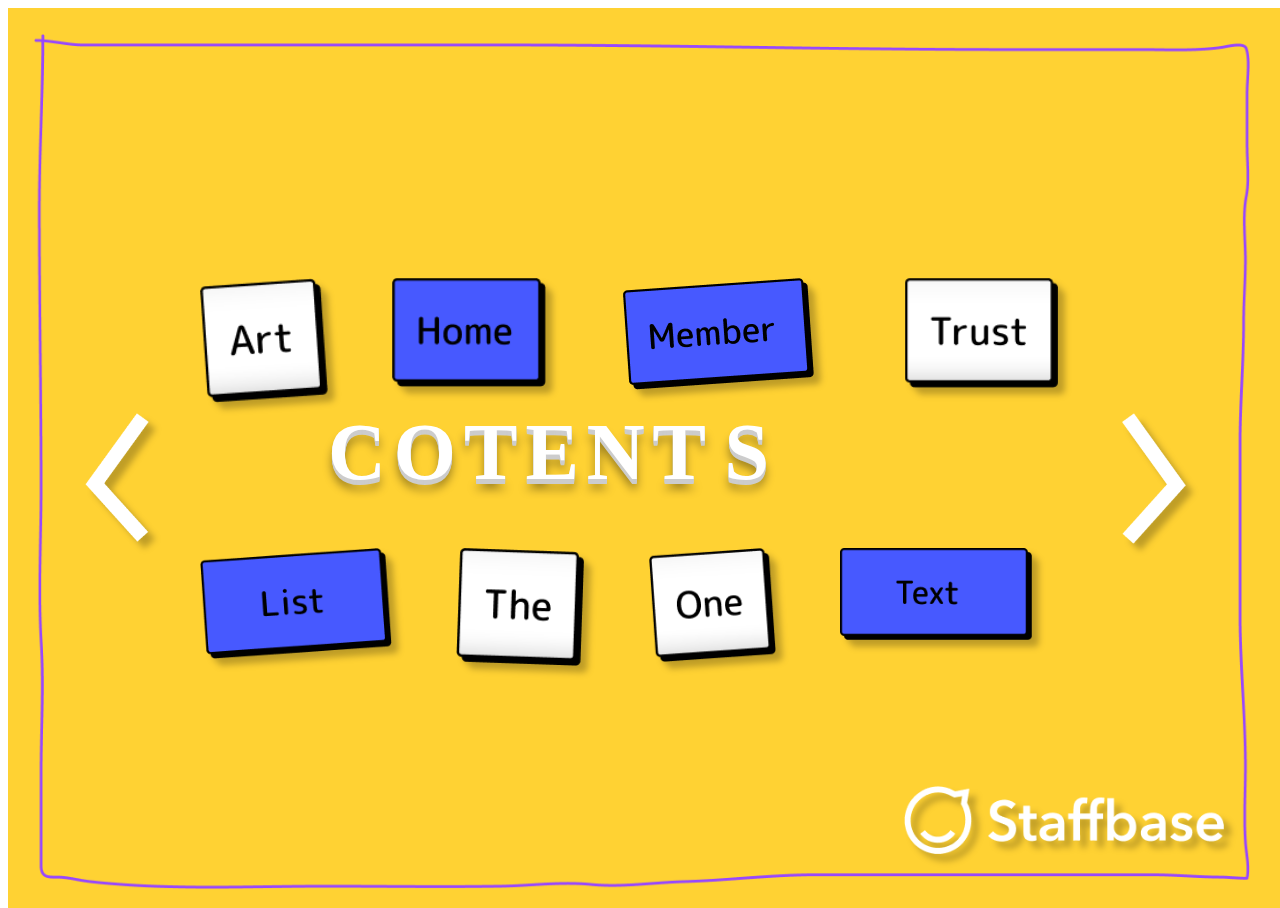
<file: index.html>
<!DOCTYPE html>
<html lang="ko">
  <head>
    <meta charset="UTF-8" />
    <meta http-equiv="X-UA-Compatible" content="IE=edge" />
    <meta name="viewport" content="width=device-width, initial-scale=1.0" />
    <title>contents</title>
    <link rel="stylesheet" href="./css/contents.css" />
  </head>
  <body>
    <div id="container">
      <img src="./img/home/Vector 5.png" id="bolder" />
      <div id="saffBox">
        <img src="./img/home/Staffbase.png" id="staffbase" />
      </div>

      <!-- contents -->
      <!-- <img src="/img/contents/Notice Board Project.png" id="notice" /> -->
      <img src="./img/contents/art.png" id="art" />
      <a href="./home.html">
        <img src="./img/contents/home.png" id="home" />
      </a>
      <a href="./member.html">
        <img src="./img/contents/member.png" id="member" />
      </a>
      <img src="./img/contents/trust.png" id="trust" />
      <a href="./list.html">
        <img src="./img/contents/list.png" id="list" />
      </a>
      <img src="./img/contents/the.png" id="the" />
      <img src="./img/contents/one.png" id="one" />
      <a href="./text.html">
        <img src="./img/contents/text.png" id="text" />
      </a>

      <!-- 페이지이동 -->
      <a href="./member.html">
        <img src="./img/member/pre.png" id="pre" />
      </a>
      <a href="./list.html">
        <img src="./img/home/next.png" id="next" />
      </a>
      <h1>
        <span>C</span>
        <span>O</span>
        <span>T</span>
        <span>E</span>
        <span>N</span>
        <span>T </span>
        <span>S</span>
      </h1>
    </div>
  </body>
</html>
</file>
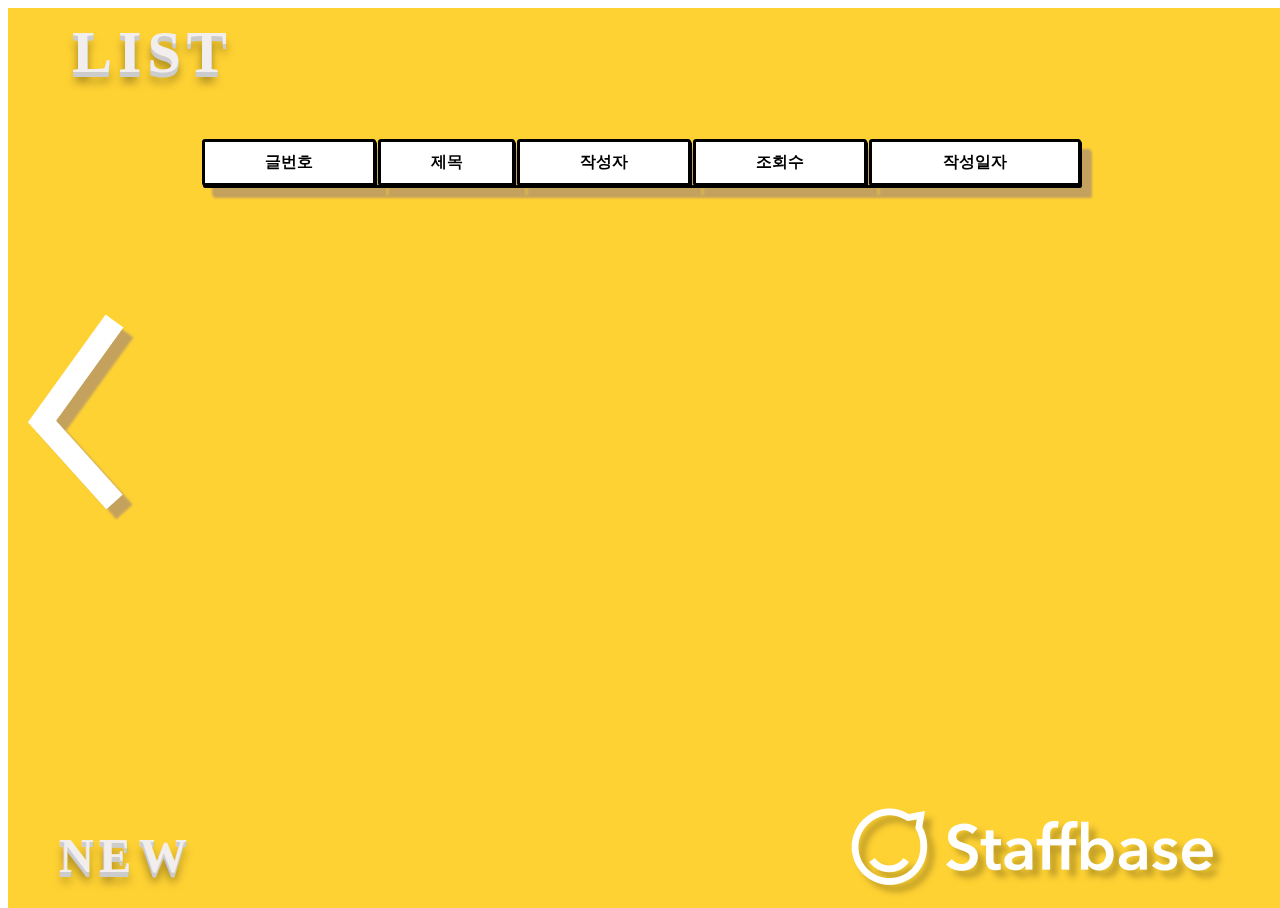
<file: list.html>
<!DOCTYPE html>
<html lang="en">
  <head>
    <meta charset="UTF-8" />
    <meta http-equiv="X-UA-Compatible" content="IE=edge" />
    <meta name="viewport" content="width=device-width, initial-scale=1.0" />
    <title>list</title>
    <link rel="stylesheet" href="./css/list.css" />
    <script src="./js/list.js"></script>
  </head>
  <body>
    <div id="container">
      <div id="head">
        <h2 id="list">
          <span>L</span>
          <span>I</span>
          <span>S</span>
          <span>T</span>
        </h2>
      </div>
      <div id="left">
        <a href="./index.html">
          <img id="pre" src="./img/list/pre.png" alt="" />
        </a>
      </div>
      <div id="center">
        <table id="table">
          <tr>
            <td>글번호</td>
            <td>제목</td>
            <td>작성자</td>
            <td>조회수</td>
            <td>작성일자</td>
          </tr>
        </table>
      </div>

      <!-- center2 -->
      <div id="center2">
        <input id="title_input" type="text" placeholder="제목자리" />
        <textarea
          id="title_text"
          cols="30"
          rows="10"
          placeholder="내용을 입력하시오"
        ></textarea>
        <input id="title_name" type="text" placeholder="닉넴자리" />
        <button id="update">등 록</button>
      </div>

      <!-- right -->
      <div id="right">
        <h2 id="new">
          <a href="./text.html">
            <span>N</span>
            <span>E</span>
            <span>W</span>
          </a>
        </h2>
      </div>
      <div id="footer">
        <img id="staffbase" src="./img/home/Staffbase.png" alt="" />
      </div>
    </div>
  </body>
</html>
</file>
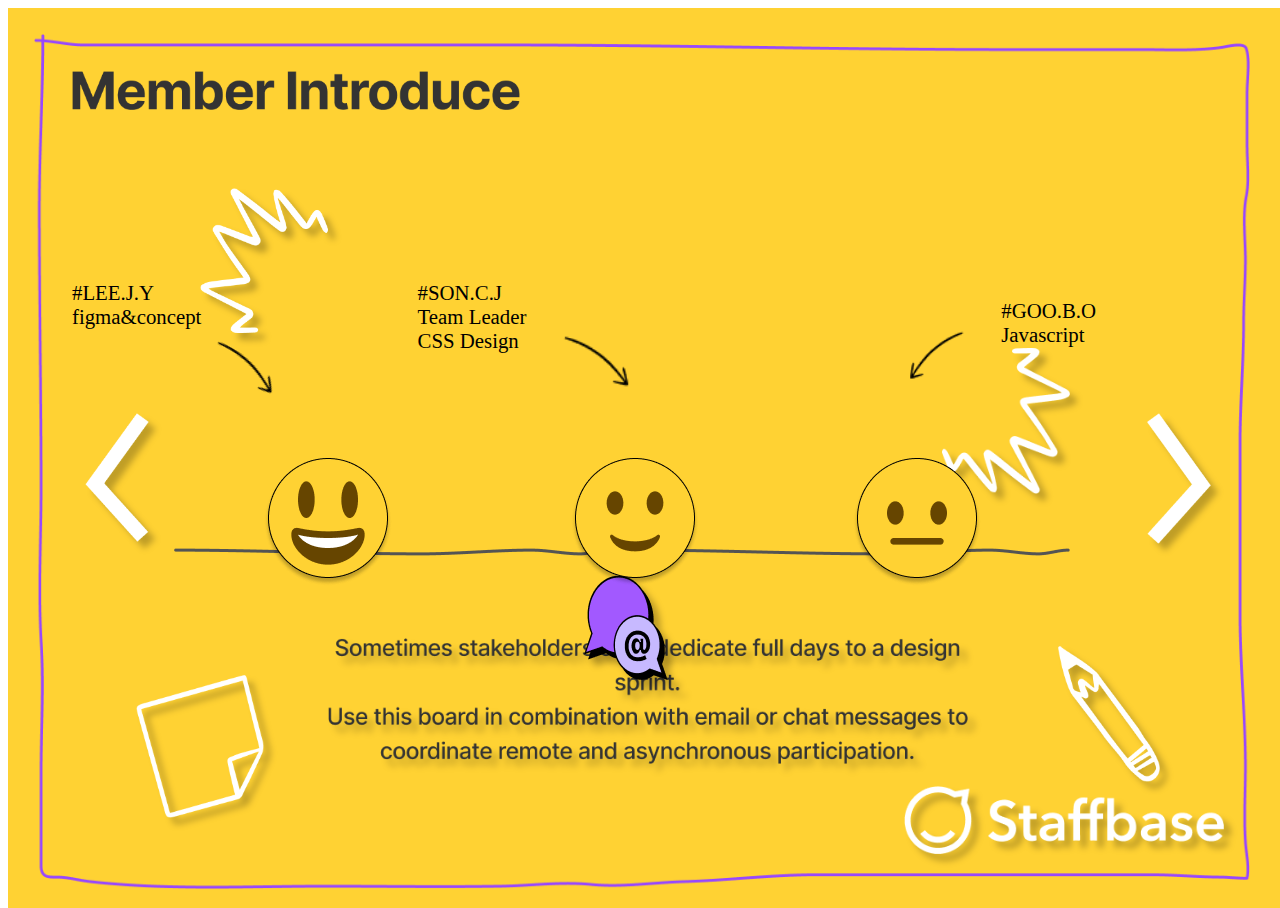
<file: member.html>
<!DOCTYPE html>
<html lang="ko">
  <head>
    <meta charset="UTF-8" />
    <meta http-equiv="X-UA-Compatible" content="IE=edge" />
    <meta name="viewport" content="width=device-width, initial-scale=1.0" />
    <title>member</title>
    <link rel="stylesheet" href="./css/member.css" />
    <style></style>
  </head>
  <body>
    <div id="container">
      <img src="./img/home/Vector 5.png" id="bolder" />
      <img src="./img/member/Member Introduce.png" id="member" />
      <div id="saffBox">
        <img src="./img/home/Staffbase.png" id="staffbase" />
      </div>
      <img src="./img/home/Sometimes.png" id="smallText" />
      <img src="./img/home/Group 2214.png" id="underLine" />
      <img src="./img/home/Message.png" id="message" />
      <img src="./img/home/boom_left.png" id="boom_left" />
      <img src="./img/home/boom_right.png" id="boom_right" />
      <img src="./img/home/pen.png" id="pen" />
      <img src="./img/home/memo1.png" id="memo1" />

      <!-- 아이콘 -->
      <img
        src="./img/member/twemoji_grinning-face-with-big-eyes.png"
        id="icon1"
      />
      <img src="./img/member/twemoji_slightly-smiling-face.png" id="icon2" />
      <img src="./img/member/twemoji_neutral-face.png" id="icon3" />
      <!-- 텍스트 -->
      <p id="p1">#LEE.J.Y<br />figma&concept</p>
      <p id="p2">#SON.C.J<br />Team Leader<br />CSS Design</p>
      <p id="p3">#GOO.B.O<br />Javascript</p>
      <img src="./img/member/Arrow1.png" id="arrow1" />
      <img src="./img/member/Arrow2.png" id="arrow2" />
      <img src="./img/member/Arrow3.png" id="arrow3" />
      <!-- 페이지이동 -->
      <a href="./home.html">
        <img src="./img/member/pre.png" id="pre" />
      </a>
      <a href="./index.html">
        <img src="./img/home/next.png" id="next" />
      </a>
    </div>
  </body>
</html>
</file>
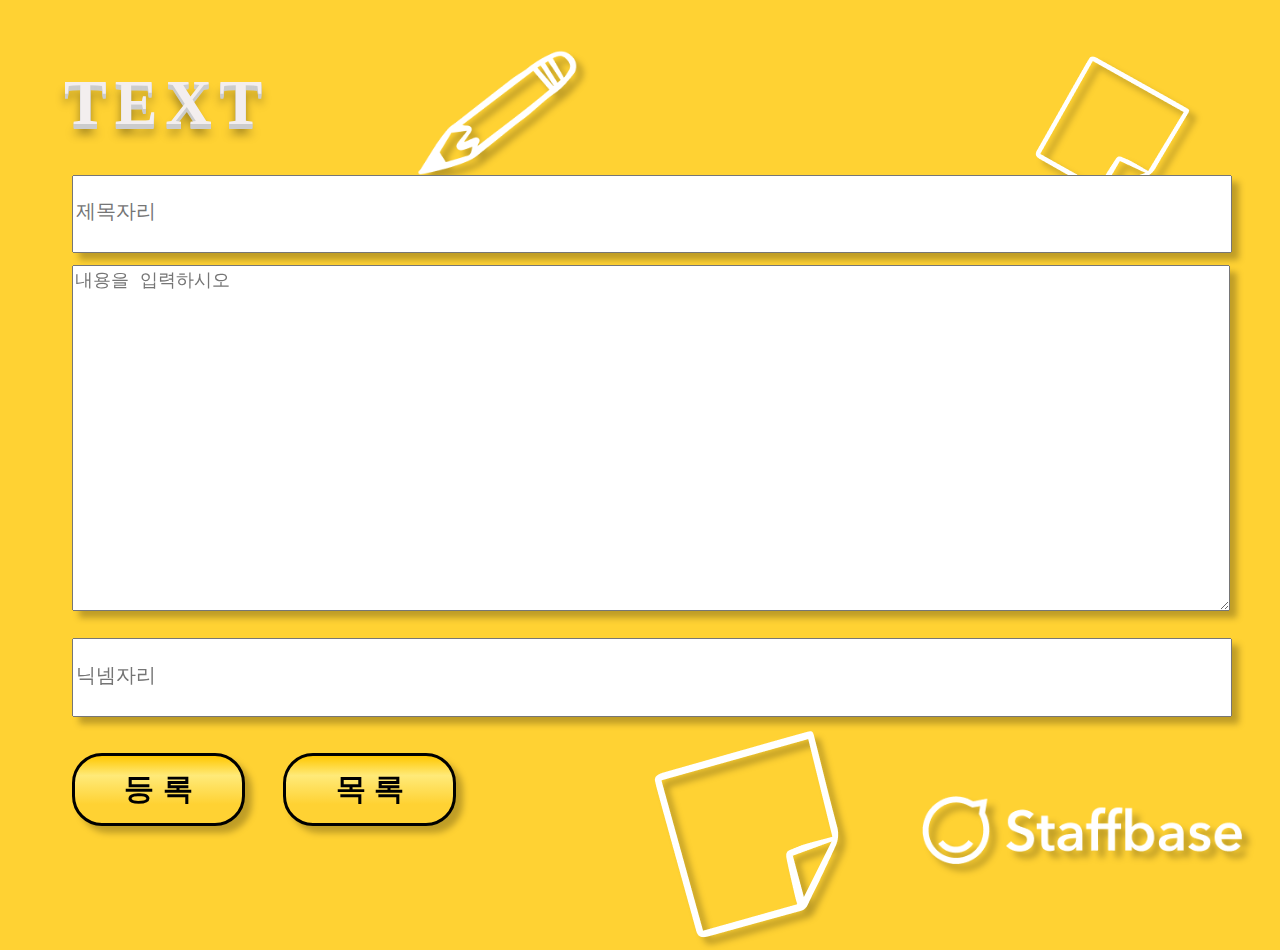
<file: text.html>
<!DOCTYPE html>
<html lang="en">
  <head>
    <meta charset="UTF-8" />
    <meta http-equiv="X-UA-Compatible" content="IE=edge" />
    <meta name="viewport" content="width=device-width, initial-scale=1.0" />
    <title>text</title>
    <link rel="stylesheet" href="./css/text.css" />
    <script src="./js/text.js"></script>
  </head>
  <body>
    <h1>
      <span>T</span>
      <span>E</span>
      <span>X</span>
      <span>T</span>
    </h1>
    <!-- <div>
      <img id="imgs6" src="/img/text/Vector 5.png" alt="" />
    </div> -->
    <!-- 이미지들 -->
    <img id="imgs1" src="./img/home/Staffbase.png" alt="" />
    <img id="imgs2" src="./img/text/연필1.png" alt="" />
    <img id="imgs3" src="./img/text/Pencil.png" alt="" />
    <img id="imgs4" src="./img/text/종이1.png" alt="" />
    <img id="imgs5" src="./img/text/종이2.png" alt="" />

    <!-- 내용부분 -->
    <div class="container">
      <!-- header 파트 -->
      <div class="header">
        <p class="text_title">Text</p>
      </div>
      <!-- // header 파트 -->

      <!-- main 파트 -->
      <div class="main">
        <input id="title_input" type="text" placeholder="제목자리" />
        <textarea
          id="title_text"
          cols="30"
          rows="10"
          placeholder="내용을 입력하시오"
        ></textarea>
        <input id="title_name" type="text" placeholder="닉넴자리" />
      </div>
      <!-- // main 파트 -->

      <!-- footer 파트 -->
      <div class="footer">
        <button id="update">등 록</button>
        <a href="./list.html"><button id="list">목 록</button></a>
      </div>
      <!-- // footer 파트 -->
    </div>
  </body>
</html>
</file>
<file: css/contents.css>
html, body{
  width: 100%;
  height: 100%;
}
#container {
        width: 100%;
        height: 100%; 
        background-color: #ffd233;
        position: fixed;
      }

      #bolder {
        width: 95%;
        height:95%;
        margin: 2%;
      }

      /* staffbase */
      #staffbase {
        max-width: 25%;
        position: absolute;
        bottom: 6%;
        right: 5%;
        filter: drop-shadow(7px 7px 3px rgba(0, 0, 0, 0.25));
      }

      /* 아이콘 */
      #art {
        width: 10%;
        position: absolute;
        top: 30%;
        left: 15%;
        filter: drop-shadow(7px 7px 3px rgba(0, 0, 0, 0.25));
      }
      #home {
        width: 12%;
        position: absolute;
        top: 30%;
        left: 30%;
        filter: drop-shadow(7px 7px 3px rgba(0, 0, 0, 0.25));
        animation:scale1 1s ease infinite alternate;
        animation-delay: 0.5s;
      }
      @keyframes scale1 {100%{
        width:13%;
      }}
      #home:hover {
        width: 13%;
      }
      /* member */
      #member {
        width: 15%;
        position: absolute;
        top: 30%;
        left: 48%;
        filter: drop-shadow(7px 7px 3px rgba(0, 0, 0, 0.25));
        animation:rotate 3s ease infinite alternate;
        animation-delay: 1.0s;
      }
      @keyframes rotate {100%{
        transform:rotate(360deg);
      }}
      #member:hover {
        width: 16%;
      }

      /* trust */
      #trust {
        width: 12%;
        position: absolute;
        top: 30%;
        left: 70%;
        filter: drop-shadow(7px 7px 3px rgba(0, 0, 0, 0.25));
      }

      /* list */
      #list {
        width: 15%;
        position: absolute;
        top: 60%;
        left: 15%;
        filter: drop-shadow(7px 7px 3px rgba(0, 0, 0, 0.25));
        animation:scale3 1s ease infinite alternate;
        animation-delay: 1.5s;
      }
      @keyframes scale3 {100%{
        width:16%;
      }}
      #list:hover {
        width: 16%;
      }

      /* the,one */
      #the {
        width: 10%;
        position: absolute;
        top: 60%;
        left: 35%;
        filter: drop-shadow(7px 7px 3px rgba(0, 0, 0, 0.25));
      }
      #one {
        width: 10%;
        position: absolute;
        top: 60%;
        left: 50%;
        filter: drop-shadow(7px 7px 3px rgba(0, 0, 0, 0.25));
      }

      /* text */
      #text {
        width: 15%;
        position: absolute;
        top: 60%;
        left: 65%;
        filter: drop-shadow(7px 7px 3px rgba(0, 0, 0, 0.25));
        animation:scale4 1s ease infinite alternate;
        animation-delay: 2.0s;
      }
      @keyframes scale4 {100%{
        width:16%;
      }}
      #text:hover {
        width: 16%;
      }

      /* next,pre */
      #next {
        width: 5%;
        position: absolute;
        top: 45%;
        right: 8%;
        filter: drop-shadow(7px 7px 3px rgba(0, 0, 0, 0.25));
        
      }
      #next:hover {
        width: 7%;
      }
      #pre {
        width: 5%;
        position: absolute;
        top: 45%;
        left: 6%;
        filter: drop-shadow(7px 7px 3px rgba(0, 0, 0, 0.25));
      }
      #pre:hover {
        width: 7%;
      }


      /* contents */
      h1{
          position:absolute;
          top:42%;
          left:25%;
          height:10%;
          animation:moveIn 2.0s,
          rotate 6.0s;
          
        }
        h1 span{
          animation:bounce 1.0s ease infinite alternate;
          font-family:"Titan one",cursive;
          font-size:2.5em;color:#fff;
          text-shadow:0 1px 0 #ccc,0 2px 0 #ccc,
          0 3px 0 #ccc,0 4px 0 #ccc,0 5px 0 #ccc,
          0 6px 0 transparent,0 7px 0 transparent,
          0 8px 0 transparent,0 9px 0 transparent,
          0 10px 10px rgba(0,0,0,0.4);
        }

        
        @keyframes moveIn{
          from{
            position:absolute;
            top:-10%;
          }
          to{
            position:absolute;
            top:42%;
          }
        }
        
        @keyframes rotate{
          from{transform:rotateY(-180deg)}
          50%{transform:rotateY(0deg)}
          to{transform:rotateY(180deg)}
        }

        
         h1 span:nth-child(2) {
          animation-delay: 0.1s;
        }
        h1 span:nth-child(3) {
          animation-delay: 0.2s;
        }
        h1 span:nth-child(4) {
          animation-delay: 0.3s;
        }
        h1 span:nth-child(5) {
          animation-delay: 0.4s;
        }
        h1 span:nth-child(6) {
          animation-delay: 0.5s;
        }
        h1 span:nth-child(7) {
          animation-delay: 0.6s;
        }
        h1 span:nth-child(8) {
          animation-delay: 0.7s;
        }
        h1 span:nth-child(9) {
          animation-delay: 0.8s;
        }
        h1 span:nth-child(10) {
          animation-delay: 0.9s;
        } 

        @keyframes bounce {
          100% {
            position:relative;
          
            text-shadow: 0 1px 0 #ccc, 0 2px 0 #ccc,
             0 3px 0 #ccc, 0 4px 0 #ccc,
              0 5px 0 #ccc, 0 6px 0 #ccc, 0 7px 0 #ccc,
               0 8px 0 #ccc, 0 9px 0 #ccc,
              0 50px 25px rgba(0, 0, 0, 0.2);
          }
        }

        /*반응형*/
        @media screen and (min-width:1500px) {
          /* h1{
            position:absolute;
            top:8%;
            left:5%; 
          } */

          h1{
            position:absolute;
            top:10%;
            left:10%;
            height:10%;
            animation:moveIn 2.0s,
            rotate 6.0s;
            
          }
          h1 span{
            animation:bounce 1.0s ease infinite alternate;
            font-family:"Titan one",cursive;
            font-size:2.5em;color:#fff;
            text-shadow:0 1px 0 #ccc,0 2px 0 #ccc,
            0 3px 0 #ccc,0 4px 0 #ccc,0 5px 0 #ccc,
            0 6px 0 transparent,0 7px 0 transparent,
            0 8px 0 transparent,0 9px 0 transparent,
            0 10px 10px rgba(0,0,0,0.4);
          }
  
          
          @keyframes moveIn{
            from{
              position:absolute;
              top:-10%;
            }
            
            to{
              position:absolute;
              top:10%;
              
            }
          }
          
          @keyframes rotate{
            from{transform:rotateY(-180deg)}
            50%{transform:rotateY(0deg)}
            to{transform:rotateY(180deg)}
          }
  
          
           h1 span:nth-child(2) {
            animation-delay: 0.1s;
          }
          h1 span:nth-child(3) {
            animation-delay: 0.2s;
          }
          h1 span:nth-child(4) {
            animation-delay: 0.3s;
          }
          h1 span:nth-child(5) {
            animation-delay: 0.4s;
          }
          h1 span:nth-child(6) {
            animation-delay: 0.5s;
          }
          h1 span:nth-child(7) {
            animation-delay: 0.6s;
          }
          h1 span:nth-child(8) {
            animation-delay: 0.7s;
          }
          h1 span:nth-child(9) {
            animation-delay: 0.8s;
          }
          h1 span:nth-child(10) {
            animation-delay: 0.9s;
          } 
  
          @keyframes bounce {
            100% {
              position:relative;
            
              text-shadow: 0 1px 0 #ccc, 0 2px 0 #ccc,
               0 3px 0 #ccc, 0 4px 0 #ccc,
                0 5px 0 #ccc, 0 6px 0 #ccc, 0 7px 0 #ccc,
                 0 8px 0 #ccc, 0 9px 0 #ccc,
                0 50px 25px rgba(0, 0, 0, 0.2);
            }
          }
        }
</file>
<file: css/list.css>
html, body{
  width: 100%;
  height: 100%;
 }
#container{
  /* border:1px solid #e61111; */
  display:flex;
  width:100%;
   height:100%; 
  flex-wrap:wrap;
  background-color: #ffd233;
  
}

/* left */
#left{
  /* border:1px solid #ccc; */
  width:15%;
  height:79%;
  position:relative; 
}
#pre{
  max-width:60%;
  position:absolute;
  top:30%;
  left:10%;
  filter: drop-shadow(10px 10px 1px
rgba(21, 18, 221, 0.25));
}

/* table */
#center{
  /* border:1px solid #ccc; */
   width:69%; 
  /* height:50%; */
  position:relative;
}
table {
  position:absolute;
  top:5%;
  width: 100%;
  text-align: center;
  filter: drop-shadow(10px 10px 1px
rgba(21, 18, 221, 0.25));
}
tr, td {
  font-weight: bold;
  background-color: white;
  border: 3px solid black;
  border-radius: 3px;
  box-shadow: 1px 2px;
  padding: 10px;
}

/* center2 */
#center2{
  /* border:1px solid #ccc; */
  width:400px;
  /* height:50%; */
  position:relative;
  display:flex;
  flex-direction:column;
  margin-left:30px;
  display:none;
}
#title_input{
  height:10%;
  margin-top:10px;
}
#title_text{
  height:60%;
  margin:10px 0px;
  resize: none;
}
#title_name{
  height:10%;
}
#update{
  height:8%;
  margin-top:30px;
}


/* new텍스트 */
#right{
  /* border:1px solid #ccc; */
  width:40%;
  /* height:50%; */
  position:relative;
}
#new{
  position:absolute;
  bottom:60px;
  left:10%;
  padding:0;
}
#new span{
  animation: rotate 1.5s ease infinite alternate;
  font-family:"Titan one",cursive;
  font-size:2.0em;color:#f3eeee;
  text-shadow:0 1px 0 #ccc,0 2px 0 #ccc,
  0 3px 0 #ccc,0 4px 0 #ccc,0 5px 0 #ccc,
  0 6px 0 transparent,0 7px 0 transparent,
  0 8px 0 transparent,0 9px 0 transparent,
  0 10px 10px rgba(0,0,0,0.4);
}
#new span:nth-child(1) {
  animation-delay: 0.5s;
  position:absolute;
}
#new span:nth-child(2) {
  animation-delay: 0.7s;
  position:absolute;
  left:40px;
}
#new span:nth-child(3) {
  animation-delay: 0.9s;
  position:absolute;
  left:80px;
}


@keyframes rotate{
  from{transform:rotateY(-180deg);
      text-shadow: 0 1px 0 #ccc, 0 2px 0 #ccc,
      0 3px 0 #ccc, 0 4px 0 #ccc,
       0 5px 0 #ccc, 0 6px 0 #ccc, 0 7px 0 #ccc,
        0 8px 0 #ccc, 0 9px 0 #ccc,
       0 50px 25px rgba(0, 0, 0, 0.2);}
  50%{transform:rotateY(0deg)}
  to{transform:rotateY(180deg)}
}


/* list */
#head{
  /* border:1px solid #ccc; */
  width:100%;
  height:10%;
  position:relative;
}
#list{
  position:absolute;
  top:-10px;
  left:5%;
  animation:bounce 0.7s ease infinite alternate;
 }
  #list span{
      animation:bounce 0.7s ease infinite alternate;
      font-family:"Titan one",cursive;
      font-size:2.5em;color:#f3eeee;
      text-shadow:0 1px 0 #ccc,0 2px 0 #ccc,
      0 3px 0 #ccc,0 4px 0 #ccc,0 5px 0 #ccc,
      0 6px 0 transparent,0 7px 0 transparent,
      0 8px 0 transparent,0 9px 0 transparent,
      0 10px 10px rgba(0,0,0,0.4);
    }
    #list span:nth-child(1) {
     
      top:10px;
      
      animation-delay: 0.3s;
    }
    #list span:nth-child(2) {
      animation-delay: 0.5s;
     
      top:10px;
    }
    #list span:nth-child(3) {
      animation-delay: 0.7s;
      
     top:10px;
    }
    #list span:nth-child(4) {
      animation-delay: 0.9s;
      
      top:10px;
      
    }
    
    @keyframes bounce {
      100% {
          position:relative;
          
        text-shadow: 0 1px 0 #ccc, 0 2px 0 #ccc,
         0 3px 0 #ccc, 0 4px 0 #ccc,
          0 5px 0 #ccc, 0 6px 0 #ccc, 0 7px 0 #ccc,
           0 8px 0 #ccc, 0 9px 0 #ccc,
          0 50px 25px rgba(0, 0, 0, 0.2);
      }
    }

    
    /* staffbase */
    #footer{
      /* border:1px solid #ccc; */
      width:57%;
      height:10%;
      position:relative;
  }
  #staffbase {
      max-width: 50%;
      position: absolute;
      bottom: 20px;
      right: 5%;
      filter: drop-shadow(7px 7px 3px rgba(0, 0, 0, 0.25));
    }

    /* 반응형 */
    @media screen and (min-width:1300px) {
      #center{
        width:50%;
      }
      #center2{
        display:block;
        /* border:1px solid #ccc; */
      width:400px;
      /* height:50%; */
      position:relative;
      display:flex;
      flex-direction:column;
      margin-left:30px;
     
      }
      
    
    #title_input{
      height:10%;
      margin-top:10px;
      filter: drop-shadow(7px 7px 3px rgba(0, 0, 0, 0.25)); 
    }
    #title_text{
      height:60%;
      margin:10px 0px;
      filter: drop-shadow(7px 7px 3px rgba(0, 0, 0, 0.25)); 
    }
    #title_name{
      height:10%;
      filter: drop-shadow(7px 7px 3px rgba(0, 0, 0, 0.25)); 
    }
    #update{
      height:8%;
      margin-top:30px;
      filter: drop-shadow(7px 7px 3px rgba(0, 0, 0, 0.25)); 
    }

    #staffbase{
      display:none;
    }
    }
</file>
<file: css/member.css>
html, body{
  width: 100%;
  height: 100%;
}
#container {
    width: 100%;
    height: 100%; 
    background-color: #ffd233;
    position: fixed;
  }

  #bolder {
    width: 95%;
    height:95%;
    margin: 2%;
  }

  /* staffbase */
  #staffbase {
    max-width: 25%;
    height:auto;
    position: absolute;
    bottom: 6%;
    right: 5%;
    filter: drop-shadow(7px 7px 3px rgba(0, 0, 0, 0.25));
    animation:move 1s ease infinite alternate;
    animation-delay: 0.7s;
  }
  @keyframes rotate {
    from{transform:move(-5deg);}
    to{transform:rotate(5deg);}
    }

    /*텍스트  */
  #member {
    max-width: 35%;
    height:auto;
    position: absolute;
    top: 7%;
    left: 5%;
  }
  #smallText {
    max-width: 50%;
    height:auto;
    position: absolute;
    bottom: 16%;
    left: 25%;
    filter: drop-shadow(7px 7px 3px rgba(0, 0, 0, 0.25));
    animation:rotate 1s ease infinite alternate;
    animation-delay: 0.7s;
  }
  @keyframes rotate {
    
    from{transform:rotate(-5deg);}
    to{transform:rotate(5deg);}
    }

    /* 언더라인,메세지 아이콘 */
  #underLine {
    width: 70%;
    height:auto;
    position: absolute;
    top: 60%;
    left: 13%;
  }
  #message {
    max-width: 7%;
    height:auto;
    position: absolute;
    top: 63%;
    left: 45%;
    filter: drop-shadow(7px 7px 3px rgba(0, 0, 0, 0.25));
    animation:scale 1s ease infinite alternate;
    animation-delay: 0.5s;
  }
  @keyframes scale {100%{
    width:7%;
  }}
  
  /* 그 외 아이콘 */
  #boom_left {
    max-width: 10%;
    height:auto;
    position: absolute;
    top: 20%;
    left: 15%;
    filter: drop-shadow(7px 7px 3px rgba(0, 0, 0, 0.25));
    animation:scale1 1s ease infinite alternate;
    animation-delay: 0.5s;
  }
  @keyframes scale1 {100%{
    width:5%;
  }}
  #boom_right {
    width: 10%;
    height:auto; 
    position: absolute;
    bottom: 46%;
    right: 17%;
    filter: drop-shadow(7px 7px 3px rgba(0, 0, 0, 0.25));
    animation:scale2 1s ease infinite alternate;
    animation-delay: 0.5s;
  }
  @keyframes scale2 {100%{
    width:6%;
  }}
  #pen {
    width: 8%;
    position: absolute;
    bottom: 14%;
    right: 10%;
    filter: drop-shadow(7px 7px 3px rgba(0, 0, 0, 0.25));
    animation:scale 1s ease infinite alternate;
    animation-delay: 0.5s;
  }
  @keyframes scale {100%{
    width:6%;
  }}
  #memo1 {
    width: 10%;
    position: absolute;
    bottom: 10%;
    left: 10%;
    filter: drop-shadow(7px 7px 3px rgba(0, 0, 0, 0.25));
    animation:scale 1s ease infinite alternate;
    animation-delay: 0.5s;
  }
  @keyframes scale {100%{
    width:6%;
  }}

  #next {
    width: 5%;
    position: absolute;
    top: 45%;
    right: 6%;
    filter: drop-shadow(7px 7px 3px rgba(0, 0, 0, 0.25));
  }
  #next:hover {
    width: 7%;
  }
  #pre {
    width: 5%;
    position: absolute;
    top: 45%;
    left: 6%;
    filter: drop-shadow(7px 7px 3px rgba(0, 0, 0, 0.25));
  }
  #pre:hover {
    width: 7%;
  }

  /* 아이콘 애니메이션 */
  #icon1 {
    max-width: 12%;
    height:auto;
    position: absolute;
    top: 50%;
    left: 20%;
    animation: bounce 0.4s ease infinite alternate;
    animation-delay:0.1s;
  }
  #icon2 {
    max-width: 12%;
    height:auto;
    position: absolute;
    top: 50%;
    left: 44%;
    animation: bounce 0.4s ease infinite alternate;
    animation-delay:0.3s;
  }
  #icon3 {
    max-width: 12%;
    height:auto;
    position: absolute;
    top: 50%;
    right: 24%;
    animation: bounce 0.4s ease infinite alternate;
    animation-delay:0.5s;
  }
  @keyframes bounce {
    100% {
      position:absolute;
      top:40%;
    }
  }
  /* 텍스트 애니메이션 */
  #p1 {
    font-size: 1.3rem;
    font-family:"Titan one",cursive;
    position: absolute;
    top: 28%;
    left: 5%;
    animation: textBounce 0.4s ease infinite alternate;
    animation-delay:0.1s;
  }
  #p2 {
    font-size: 1.3rem;
    font-family:"Titan one",cursive;
    position: absolute;
    top: 28%;
    left: 32%;
    animation: textBounce 0.4s ease infinite alternate;
    animation-delay:0.2s;
  }
  #p3 {
    font-size: 1.3rem;
    font-family:"Titan one",cursive;
    position: absolute;
    top: 30%;
    right: 15%;
    animation: textBounce 0.4s ease infinite alternate;
    animation-delay:0.3s;
  }
  @keyframes textBounce {
    100% {
      position:absolute;
      top:25%;
    }
  }

/* arrow애니메이션 */
  #arrow1 {
    width: 7%;
    position: absolute;
    top: 35%;
    left: 15%;
    transform:rotate(30deg);
    animation: arrowBounce 0.4s ease infinite alternate;
    animation-delay:0.1s;
  }
  #arrow2 {
    width: 6%;
    position: absolute;
    top: 35%;
    left: 43%;
    animation: arrowBounce 0.4s ease infinite alternate;
    animation-delay:0.2s;
  }
  #arrow3 {
    width: 5%;
    position: absolute;
    top: 35%;
    right: 25%;
    animation: arrowBounce 0.4s ease infinite alternate;
    animation-delay:0.3s;
  }
  @keyframes arrowBounce {
    100% {
      position:absolute;
      top:32%;
    }
  }


  /* 반응형 */
  @media screen and (min-width:1500px) {
    #smallText {
      display:none;
    }
    #message{
      display:none;
    }
  
   /* boom애니메이션 */
  #boom_left {
    position: absolute;
    top: 60%;
    left: 12%;
    transform:rotate(-60deg);
    animation:scale1 1.2s ease infinite alternate;
    animation-delay: 0.1s;
  }
  @keyframes scale1 {100%{
    width:1%;
  }}
  #boom_right {
    
    position: absolute;
    bottom: 28%;
    right: 17%;
    filter: drop-shadow(7px 7px 3px rgba(0, 0, 0, 0.25));
    animation:scale2 1.2s ease infinite alternate;
    animation-delay: 0.1s;
  }
  @keyframes scale2 {100%{
    width:1%;
  }}

  /* 언더라인 애니메이션 */
  #underLine {
    position:absolute;
    top:64%;
    animation:rotate 1.2s ease infinite alternate;
    animation-delay: 0.1s;
  }
  @keyframes rotate { 
    from{transform:rotate(-5deg);}
    to{transform:rotate(5deg);}
    }
    
    /* 아이콘 */
  #icon1 {
    position: absolute;
    top: 56%;
    animation: bounce 1.2s ease infinite alternate;
    animation-delay:0.1s;
  }

  #icon2 {
    animation:rotate 1s ease infinite alternate;
    animation-delay: 0.7s;
  }
  @keyframes rotate { 
    from{transform:rotate(-20deg);}
    to{transform:rotate(20deg);}
    }

  #icon3 {
    position: absolute;
    top: 56%;
    animation: bounce 1.2s ease infinite alternate;
    animation-delay:1.7s;
  }
  @keyframes bounce {
    100% {
      position:absolute;
      top:40%;
    }
  }

  /* 텍스트 */
  #p1{
    position:absolute;
    top:35%;
    left:6%;
  }
  #p2{
    position:absolute;
    top:35%;
    left:32%;
    animation:rotate 1s ease infinite alternate;
    animation-delay: 0.7s;
  }
  @keyframes rotate { 
    from{transform:rotate(-20deg);}
    to{transform:rotate(20deg);}
    }
    #p3{
    position:absolute;
    top:35%;
    right:12%;
    }
    #arrow2{
      position:absolute;
      top:40%;
      left:40%;
      animation:rotate 1s ease infinite alternate;
      animation-delay: 0.7s;
    }
    @keyframes rotate { 
      from{transform:rotate(-20deg);}
      to{transform:rotate(20deg);}
      }
      #arrow3{
      position:absolute;
      top:35%;
      right:20%;
      }
  
  }
</file>
<file: css/text.css>
/* 전체 윤곽 */
html, body{
    height: 100%;
    width: 100%;
}
body {
    background-color:rgb(255, 210, 51);
    display: flex;
    justify-content: center;
    align-items: center;
}

/* 내용 파트 */
.container {
    padding: 0 3%;
    height: 90%;
    width: 90%;
}
:is(.title_day, .title_input, .title_text, .title_name){
    border: 3px solid purple;
}
.container input::placeholder{
    font-size: 20px;
}

/* header 파트 */
.header{
    width: 100%;
    height: 15%;
    display: flex;
    align-items: center;
    justify-content: space-between;
}
.text_title {
    font-weight: bold;
    font-size: 45px;
    display:none;
}
.title_day {
    width: 45%;
    height: 50%;
}

/* main 파트 */
.main{
    width: 100%;
    height: 60%;
    filter: drop-shadow(7px 7px 3px rgba(0, 0, 0, 0.25));
    
}
#title_input {
    width: 100%;
    height: 15%;
}
#title_text {
    font-size: 18px;
    margin: 1% 0 2% 0;
    width: 100%;
    height: 70%;
}
#title_name {
    width: 100%;
    height: 15%;
    
}

/* footer 파트 */
.footer{
    
    width: 100%;
    height: 15%;
    margin-top: 8%; 
}

/* 버튼 */
button {
    
    background: linear-gradient(180deg, #FFC700 0%, #FFEA79 29.17%, #FFD233 71.87%, #FFD233 100%), #FFFFFF;    font-size: 25px;
    border: 3px solid black;
    border-radius:30px;
    filter: drop-shadow(7px 7px 3px rgba(0, 0, 0, 0.25));
    width: 15%;
    height: 60%;
    font-size: 30px;
    font-weight: bold;

}
.footer button:hover{
    box-shadow: inset black 5px 5px;
    color: white;
}
.footer #update{
    margin-right: 3%;
}

/* 이미지들 */
/* :is(#imgs1, #imgs2, #imgs3, #imgs4, #imgs5, #imgs6){
    position: absolute;
} */

/* staffbase */
#imgs1{
    max-width: 25%;
    position: absolute;
    bottom: 4%;
    right: 3%;
    filter: drop-shadow(7px 7px 3px rgba(0, 0, 0, 0.25)); 
    
}

/* 상단 연필 */
#imgs2{
    position: absolute;
    width: 18%;
    top: 0%;
    left: 30%;
    filter: drop-shadow(7px 7px 3px rgba(0, 0, 0, 0.25));
}
/* 중간 연필 */
#imgs3{
    position: absolute;
    width: 12%;
    top: 38%;
    left: 80%;
    filter: drop-shadow(7px 7px 3px rgba(0, 0, 0, 0.25));
}
/* 하단 메모 */
#imgs4{
    position: absolute;
    width:18%;
    top: 80%;
    left: 50%;
    filter: drop-shadow(7px 7px 3px rgba(0, 0, 0, 0.25));
}
/* 상단 메모 */
#imgs5{
    position: absolute;
    top: 5%;
    left: 80%;
    filter: drop-shadow(7px 7px 3px rgba(0, 0, 0, 0.25));
}
/* #imgs6{
    position: absolute;
    top: 1%;
    left: 2%;
    width: 96%;
    height: 96%;
} */

/* 리스트 */
h1{
    color:#000;
    position:absolute;
    top:5%;
    left:5%;
    height:10%;
  }
h1 span{
    animation:bounce 0.5s ease infinite alternate;
    font-family:"Titan one",cursive;
    font-size:2.0em;color:#f3eeee;
    text-shadow:0 1px 0 #ccc,0 2px 0 #ccc,
    0 3px 0 #ccc,0 4px 0 #ccc,0 5px 0 #ccc,
    0 6px 0 transparent,0 7px 0 transparent,
    0 8px 0 transparent,0 9px 0 transparent,
    0 10px 10px rgba(0,0,0,0.4);
  }
  h1 span:nth-child(0) {
    animation-delay: 0.3s;
  }
  h1 span:nth-child(1) {
    animation-delay: 0.5s;
  }
  h1 span:nth-child(2) {
    animation-delay: 0.7s;
  }
  h1 span:nth-child(3) {
    animation-delay: 0.9s;
  }
  
  @keyframes bounce {
    100% {
      position:relative;
      top:5%;
      text-shadow: 0 1px 0 #ccc, 0 2px 0 #ccc,
       0 3px 0 #ccc, 0 4px 0 #ccc,
        0 5px 0 #ccc, 0 6px 0 #ccc, 0 7px 0 #ccc,
         0 8px 0 #ccc, 0 9px 0 #ccc,
        0 50px 25px rgba(0, 0, 0, 0.2);
    }
  }
</file>
